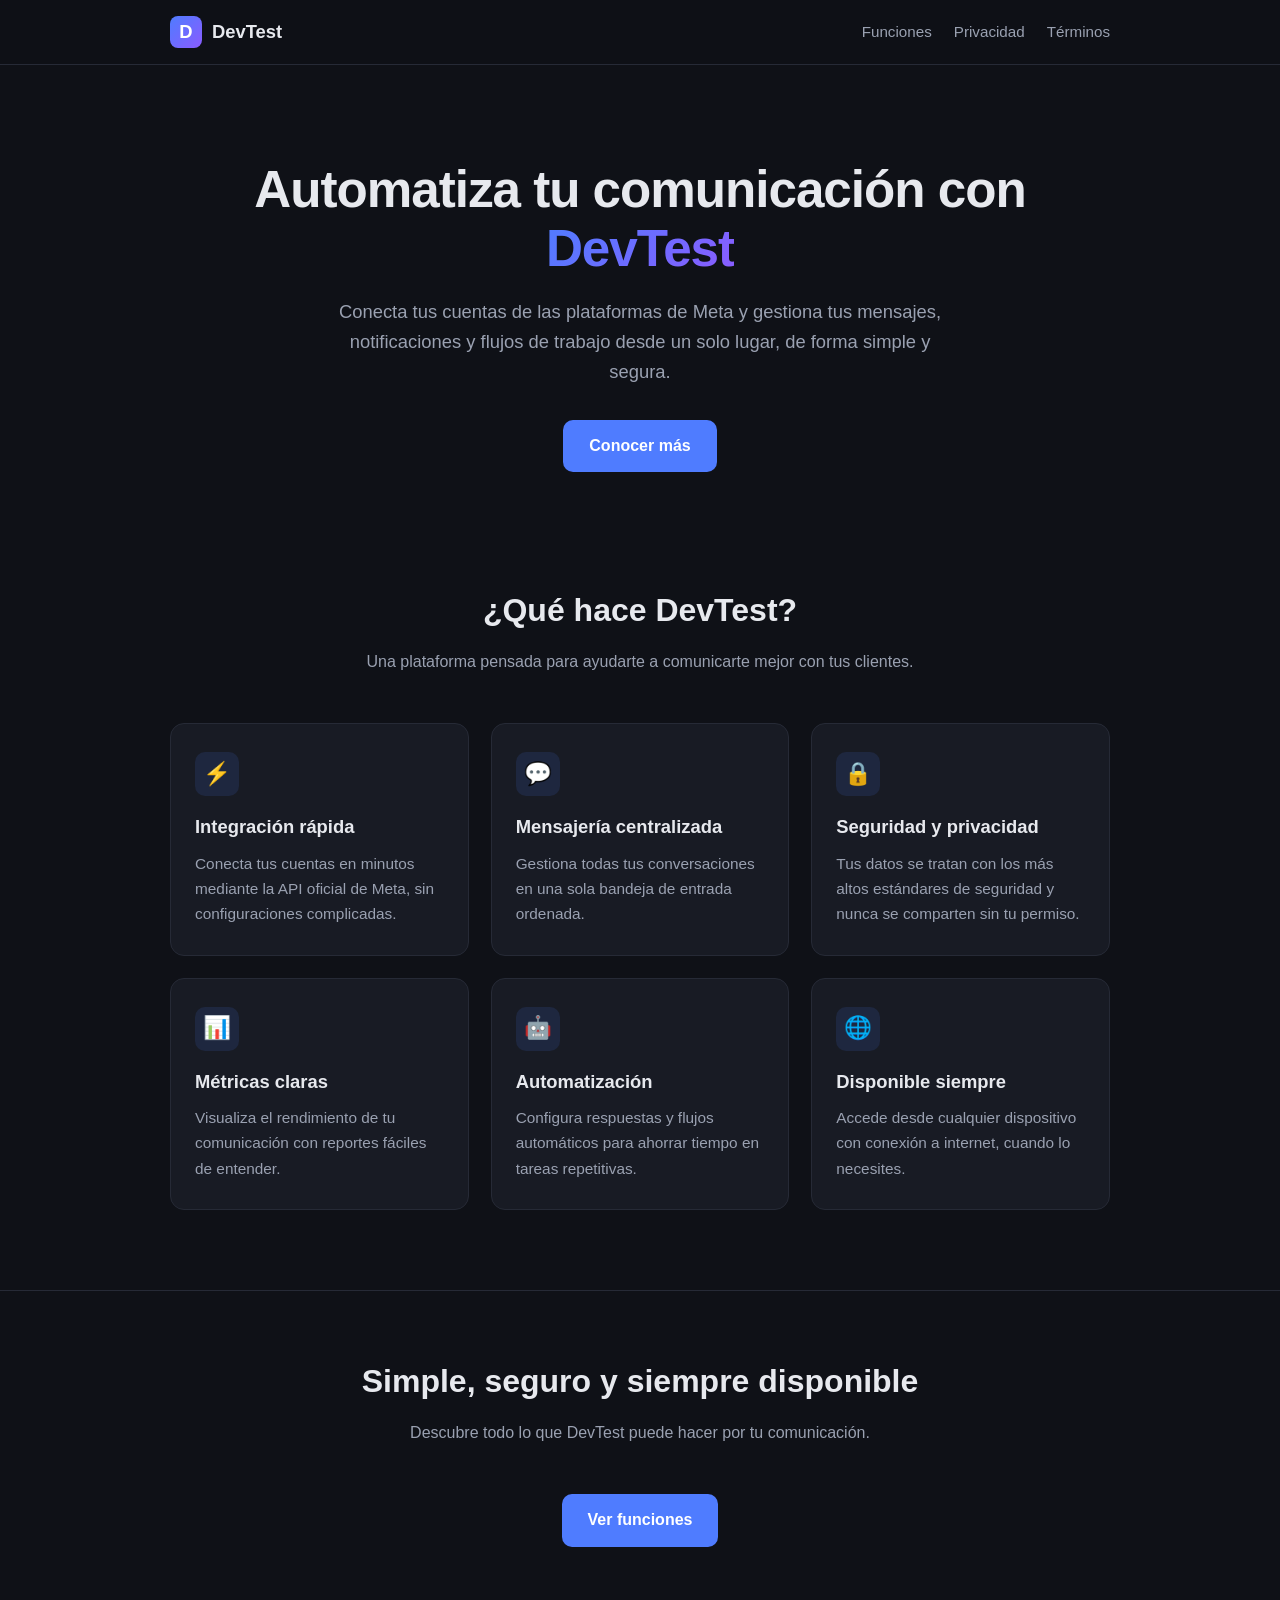
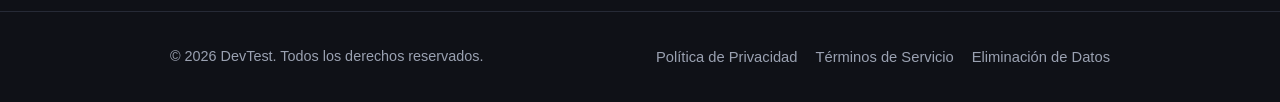
<file: index.html>
<!DOCTYPE html>
<html lang="es">
<head>
  <meta charset="UTF-8" />
  <meta name="viewport" content="width=device-width, initial-scale=1.0" />
  <title>DevTest</title>
  <meta name="description" content="DevTest ayuda a las empresas a conectar y automatizar su comunicación a través de las plataformas de Meta de forma segura." />
  <link rel="stylesheet" href="styles.css" />
</head>
<body>
  <header class="site-header">
    <div class="container nav">
      <a href="index.html" class="brand">
        <span class="logo">D</span>
        DevTest
      </a>
      <nav>
        <ul class="nav-links">
          <li><a href="#features">Funciones</a></li>
          <li><a href="privacy.html">Privacidad</a></li>
          <li><a href="terms.html">Términos</a></li>
        </ul>
      </nav>
    </div>
  </header>

  <main>
    <section class="hero">
      <div class="container">
        <h1>Automatiza tu comunicación con <span class="accent">DevTest</span></h1>
        <p>
          Conecta tus cuentas de las plataformas de Meta y gestiona tus mensajes,
          notificaciones y flujos de trabajo desde un solo lugar, de forma simple y segura.
        </p>
        <a href="#features" class="btn btn-primary">Conocer más</a>
      </div>
    </section>

    <section class="features" id="features">
      <div class="container">
        <h2 class="section-title">¿Qué hace DevTest?</h2>
        <p class="section-subtitle">
          Una plataforma pensada para ayudarte a comunicarte mejor con tus clientes.
        </p>
        <div class="grid">
          <div class="card">
            <div class="icon">⚡</div>
            <h3>Integración rápida</h3>
            <p>Conecta tus cuentas en minutos mediante la API oficial de Meta, sin configuraciones complicadas.</p>
          </div>
          <div class="card">
            <div class="icon">💬</div>
            <h3>Mensajería centralizada</h3>
            <p>Gestiona todas tus conversaciones en una sola bandeja de entrada ordenada.</p>
          </div>
          <div class="card">
            <div class="icon">🔒</div>
            <h3>Seguridad y privacidad</h3>
            <p>Tus datos se tratan con los más altos estándares de seguridad y nunca se comparten sin tu permiso.</p>
          </div>
          <div class="card">
            <div class="icon">📊</div>
            <h3>Métricas claras</h3>
            <p>Visualiza el rendimiento de tu comunicación con reportes fáciles de entender.</p>
          </div>
          <div class="card">
            <div class="icon">🤖</div>
            <h3>Automatización</h3>
            <p>Configura respuestas y flujos automáticos para ahorrar tiempo en tareas repetitivas.</p>
          </div>
          <div class="card">
            <div class="icon">🌐</div>
            <h3>Disponible siempre</h3>
            <p>Accede desde cualquier dispositivo con conexión a internet, cuando lo necesites.</p>
          </div>
        </div>
      </div>
    </section>

    <section class="cta">
      <div class="container">
        <h2 class="section-title">Simple, seguro y siempre disponible</h2>
        <p class="section-subtitle">Descubre todo lo que DevTest puede hacer por tu comunicación.</p>
        <a href="#features" class="btn btn-primary">Ver funciones</a>
      </div>
    </section>
  </main>

  <footer class="site-footer">
    <div class="container footer-inner">
      <span class="copyright">© 2026 DevTest. Todos los derechos reservados.</span>
      <ul class="footer-links">
        <li><a href="privacy.html">Política de Privacidad</a></li>
        <li><a href="terms.html">Términos de Servicio</a></li>
        <li><a href="data-deletion.html">Eliminación de Datos</a></li>
      </ul>
    </div>
  </footer>
</body>
</html>
</file>
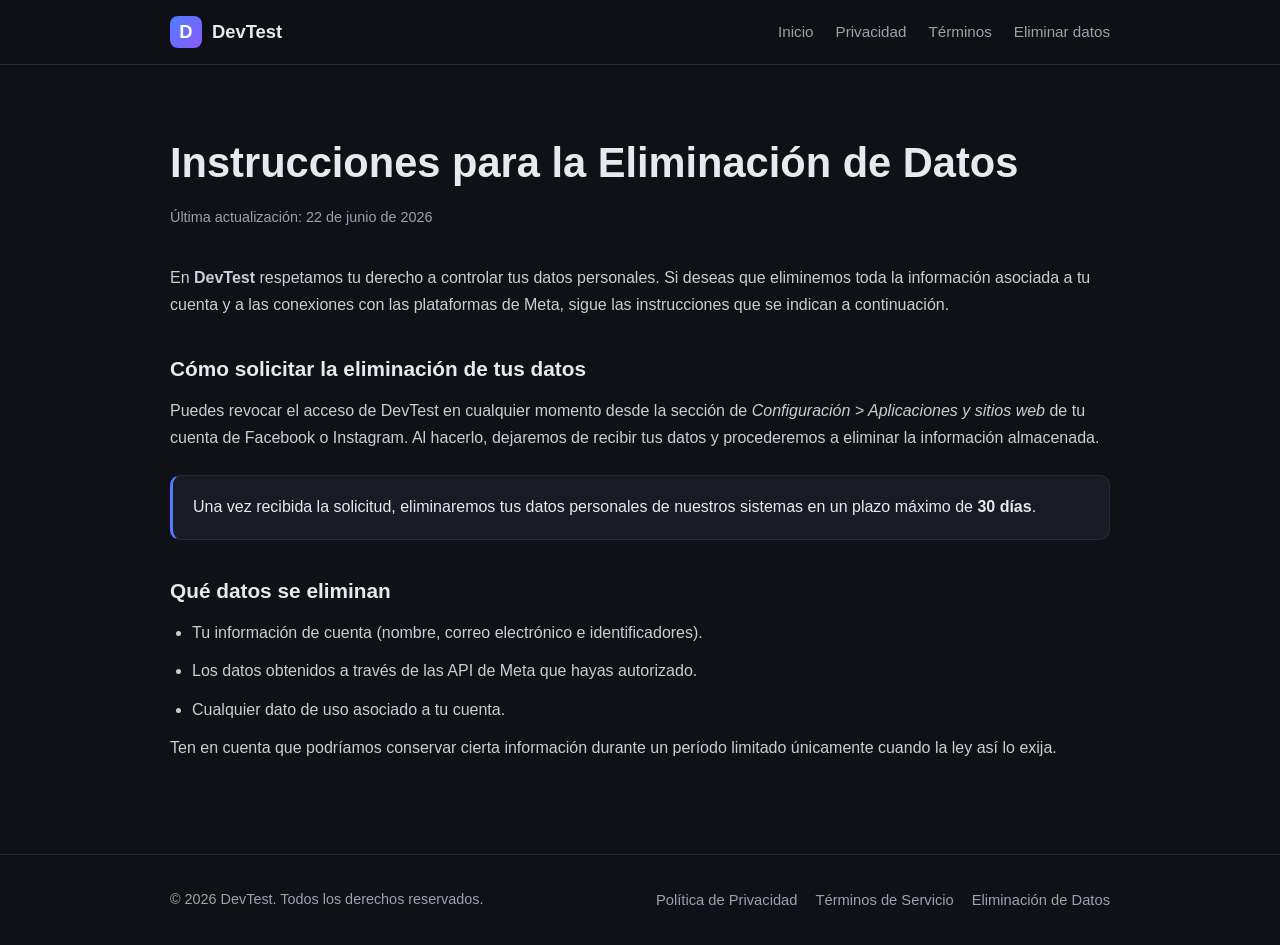
<file: data-deletion.html>
<!DOCTYPE html>
<html lang="es">
<head>
  <meta charset="UTF-8" />
  <meta name="viewport" content="width=device-width, initial-scale=1.0" />
  <title>Eliminación de Datos — DevTest</title>
  <meta name="description" content="Instrucciones para solicitar la eliminación de tus datos en DevTest." />
  <link rel="stylesheet" href="styles.css" />
</head>
<body>
  <header class="site-header">
    <div class="container nav">
      <a href="index.html" class="brand">
        <span class="logo">D</span>
        DevTest
      </a>
      <nav>
        <ul class="nav-links">
          <li><a href="index.html">Inicio</a></li>
          <li><a href="privacy.html">Privacidad</a></li>
          <li><a href="terms.html">Términos</a></li>
          <li><a href="data-deletion.html">Eliminar datos</a></li>
        </ul>
      </nav>
    </div>
  </header>

  <main class="legal">
    <div class="container">
      <h1>Instrucciones para la Eliminación de Datos</h1>
      <p class="updated">Última actualización: 22 de junio de 2026</p>

      <p>
        En <strong>DevTest</strong> respetamos tu derecho a controlar tus datos personales. Si deseas que
        eliminemos toda la información asociada a tu cuenta y a las conexiones con las plataformas de
        Meta, sigue las instrucciones que se indican a continuación.
      </p>

      <h2>Cómo solicitar la eliminación de tus datos</h2>
      <p>
        Puedes revocar el acceso de DevTest en cualquier momento desde la sección de
        <em>Configuración &gt; Aplicaciones y sitios web</em> de tu cuenta de Facebook o Instagram. Al
        hacerlo, dejaremos de recibir tus datos y procederemos a eliminar la información almacenada.
      </p>

      <div class="callout">
        Una vez recibida la solicitud, eliminaremos tus datos personales de nuestros sistemas en un plazo
        máximo de <strong>30 días</strong>.
      </div>

      <h2>Qué datos se eliminan</h2>
      <ul>
        <li>Tu información de cuenta (nombre, correo electrónico e identificadores).</li>
        <li>Los datos obtenidos a través de las API de Meta que hayas autorizado.</li>
        <li>Cualquier dato de uso asociado a tu cuenta.</li>
      </ul>
      <p>
        Ten en cuenta que podríamos conservar cierta información durante un período limitado únicamente
        cuando la ley así lo exija.
      </p>
    </div>
  </main>

  <footer class="site-footer">
    <div class="container footer-inner">
      <span class="copyright">© 2026 DevTest. Todos los derechos reservados.</span>
      <ul class="footer-links">
        <li><a href="privacy.html">Política de Privacidad</a></li>
        <li><a href="terms.html">Términos de Servicio</a></li>
        <li><a href="data-deletion.html">Eliminación de Datos</a></li>
      </ul>
    </div>
  </footer>
</body>
</html>
</file>
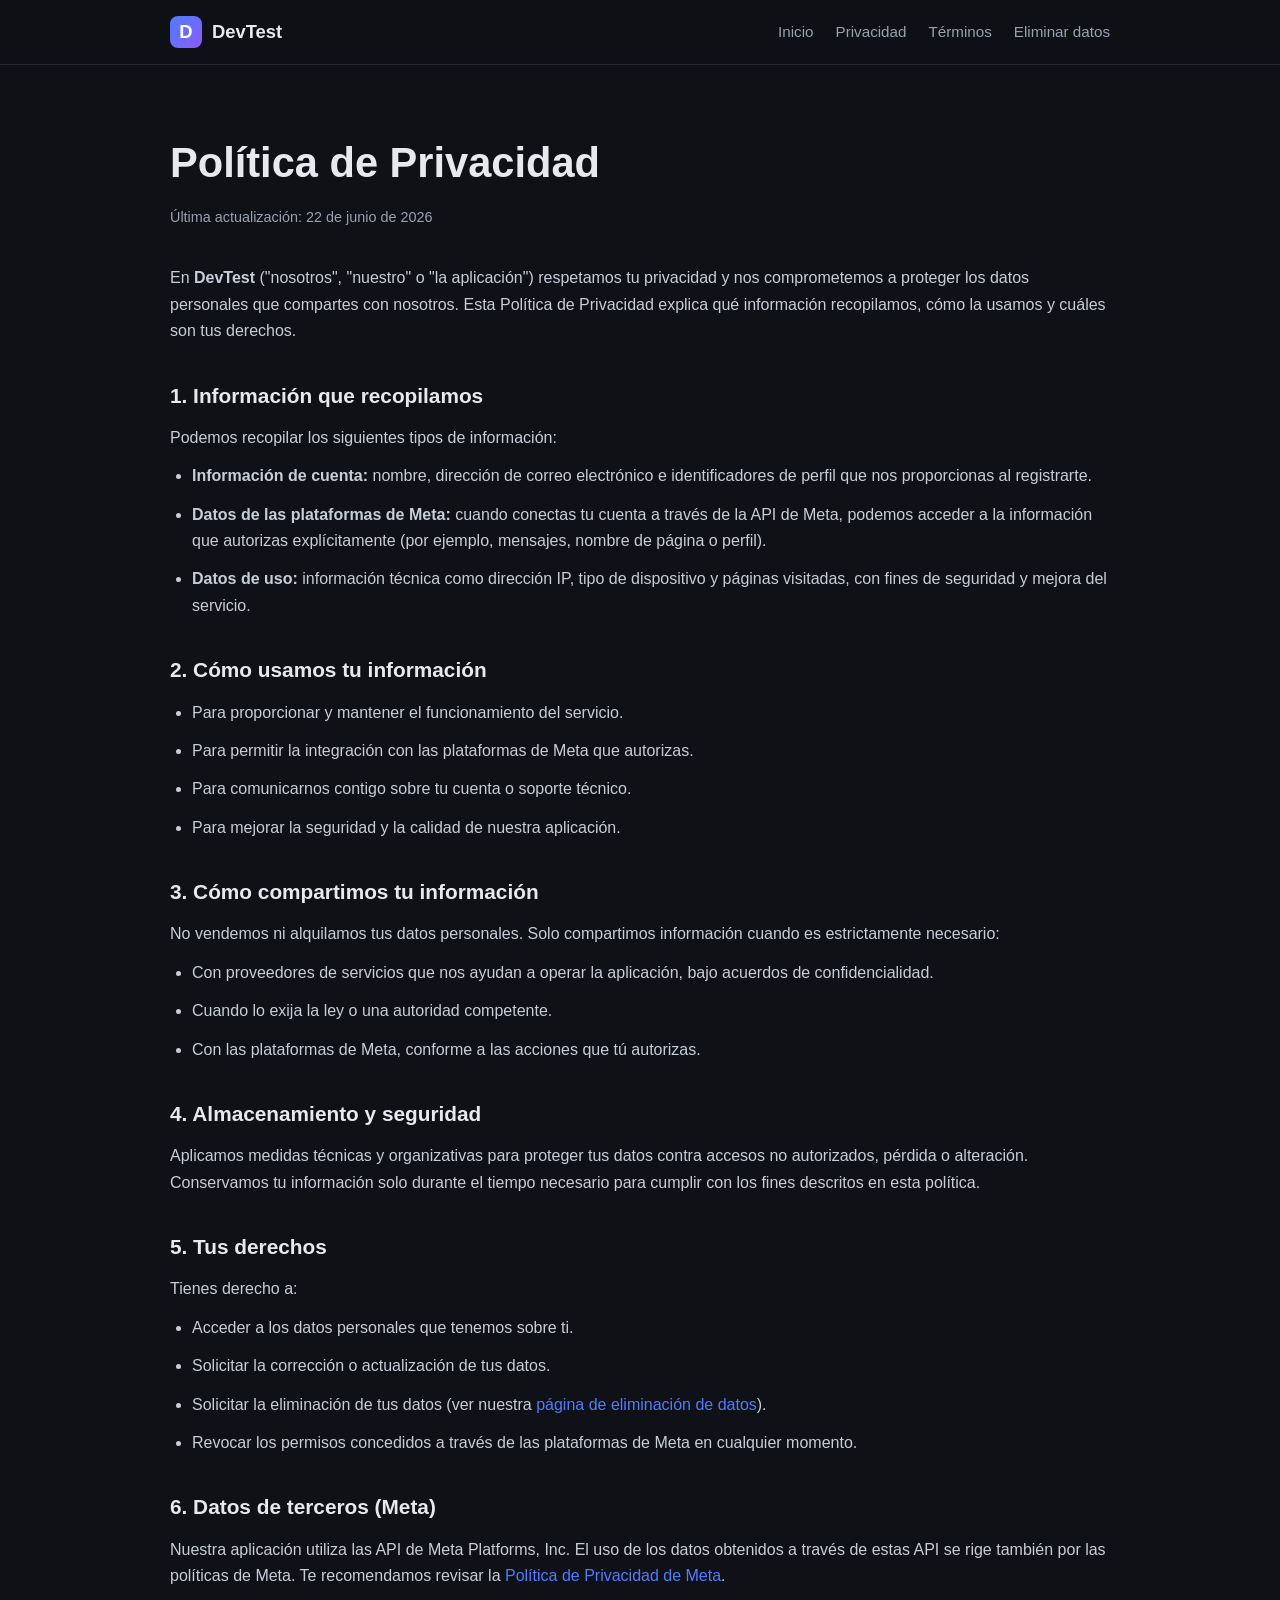
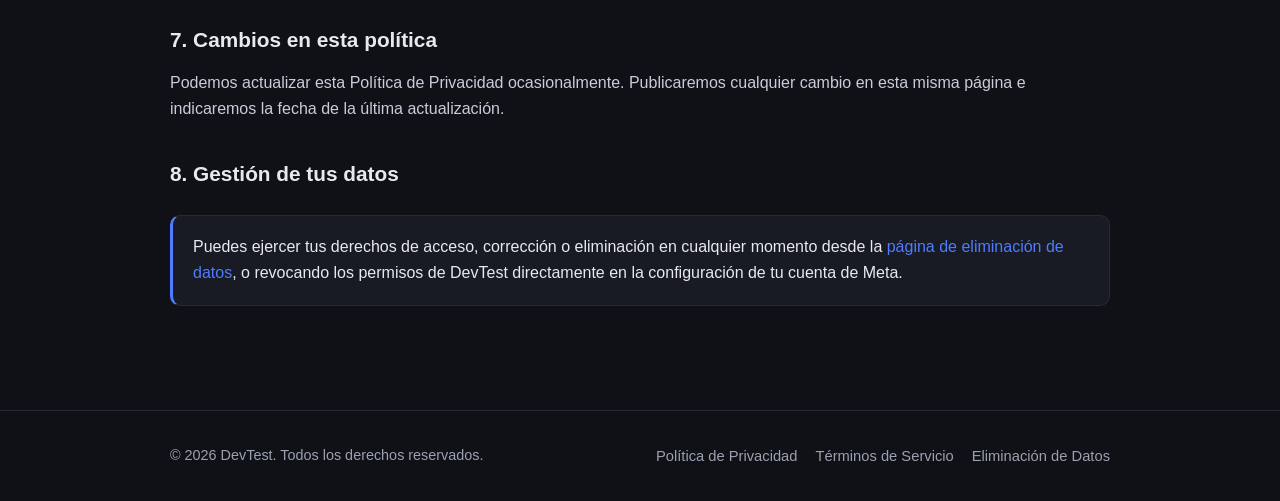
<file: privacy.html>
<!DOCTYPE html>
<html lang="es">
<head>
  <meta charset="UTF-8" />
  <meta name="viewport" content="width=device-width, initial-scale=1.0" />
  <title>Política de Privacidad — DevTest</title>
  <meta name="description" content="Política de Privacidad de DevTest: cómo recopilamos, usamos y protegemos tus datos." />
  <link rel="stylesheet" href="styles.css" />
</head>
<body>
  <header class="site-header">
    <div class="container nav">
      <a href="index.html" class="brand">
        <span class="logo">D</span>
        DevTest
      </a>
      <nav>
        <ul class="nav-links">
          <li><a href="index.html">Inicio</a></li>
          <li><a href="privacy.html">Privacidad</a></li>
          <li><a href="terms.html">Términos</a></li>
          <li><a href="data-deletion.html">Eliminar datos</a></li>
        </ul>
      </nav>
    </div>
  </header>

  <main class="legal">
    <div class="container">
      <h1>Política de Privacidad</h1>
      <p class="updated">Última actualización: 22 de junio de 2026</p>

      <p>
        En <strong>DevTest</strong> ("nosotros", "nuestro" o "la aplicación") respetamos tu privacidad
        y nos comprometemos a proteger los datos personales que compartes con nosotros. Esta Política
        de Privacidad explica qué información recopilamos, cómo la usamos y cuáles son tus derechos.
      </p>

      <h2>1. Información que recopilamos</h2>
      <p>Podemos recopilar los siguientes tipos de información:</p>
      <ul>
        <li><strong>Información de cuenta:</strong> nombre, dirección de correo electrónico e identificadores de perfil que nos proporcionas al registrarte.</li>
        <li><strong>Datos de las plataformas de Meta:</strong> cuando conectas tu cuenta a través de la API de Meta, podemos acceder a la información que autorizas explícitamente (por ejemplo, mensajes, nombre de página o perfil).</li>
        <li><strong>Datos de uso:</strong> información técnica como dirección IP, tipo de dispositivo y páginas visitadas, con fines de seguridad y mejora del servicio.</li>
      </ul>

      <h2>2. Cómo usamos tu información</h2>
      <ul>
        <li>Para proporcionar y mantener el funcionamiento del servicio.</li>
        <li>Para permitir la integración con las plataformas de Meta que autorizas.</li>
        <li>Para comunicarnos contigo sobre tu cuenta o soporte técnico.</li>
        <li>Para mejorar la seguridad y la calidad de nuestra aplicación.</li>
      </ul>

      <h2>3. Cómo compartimos tu información</h2>
      <p>
        No vendemos ni alquilamos tus datos personales. Solo compartimos información cuando es
        estrictamente necesario:
      </p>
      <ul>
        <li>Con proveedores de servicios que nos ayudan a operar la aplicación, bajo acuerdos de confidencialidad.</li>
        <li>Cuando lo exija la ley o una autoridad competente.</li>
        <li>Con las plataformas de Meta, conforme a las acciones que tú autorizas.</li>
      </ul>

      <h2>4. Almacenamiento y seguridad</h2>
      <p>
        Aplicamos medidas técnicas y organizativas para proteger tus datos contra accesos no
        autorizados, pérdida o alteración. Conservamos tu información solo durante el tiempo necesario
        para cumplir con los fines descritos en esta política.
      </p>

      <h2>5. Tus derechos</h2>
      <p>Tienes derecho a:</p>
      <ul>
        <li>Acceder a los datos personales que tenemos sobre ti.</li>
        <li>Solicitar la corrección o actualización de tus datos.</li>
        <li>Solicitar la eliminación de tus datos (ver nuestra <a href="data-deletion.html">página de eliminación de datos</a>).</li>
        <li>Revocar los permisos concedidos a través de las plataformas de Meta en cualquier momento.</li>
      </ul>

      <h2>6. Datos de terceros (Meta)</h2>
      <p>
        Nuestra aplicación utiliza las API de Meta Platforms, Inc. El uso de los datos obtenidos a
        través de estas API se rige también por las políticas de Meta. Te recomendamos revisar la
        <a href="https://www.facebook.com/privacy/policy/" target="_blank" rel="noopener">Política de Privacidad de Meta</a>.
      </p>

      <h2>7. Cambios en esta política</h2>
      <p>
        Podemos actualizar esta Política de Privacidad ocasionalmente. Publicaremos cualquier cambio en
        esta misma página e indicaremos la fecha de la última actualización.
      </p>

      <h2>8. Gestión de tus datos</h2>
      <div class="callout">
        Puedes ejercer tus derechos de acceso, corrección o eliminación en cualquier momento desde la
        <a href="data-deletion.html">página de eliminación de datos</a>, o revocando los permisos de
        DevTest directamente en la configuración de tu cuenta de Meta.
      </div>
    </div>
  </main>

  <footer class="site-footer">
    <div class="container footer-inner">
      <span class="copyright">© 2026 DevTest. Todos los derechos reservados.</span>
      <ul class="footer-links">
        <li><a href="privacy.html">Política de Privacidad</a></li>
        <li><a href="terms.html">Términos de Servicio</a></li>
        <li><a href="data-deletion.html">Eliminación de Datos</a></li>
      </ul>
    </div>
  </footer>
</body>
</html>
</file>
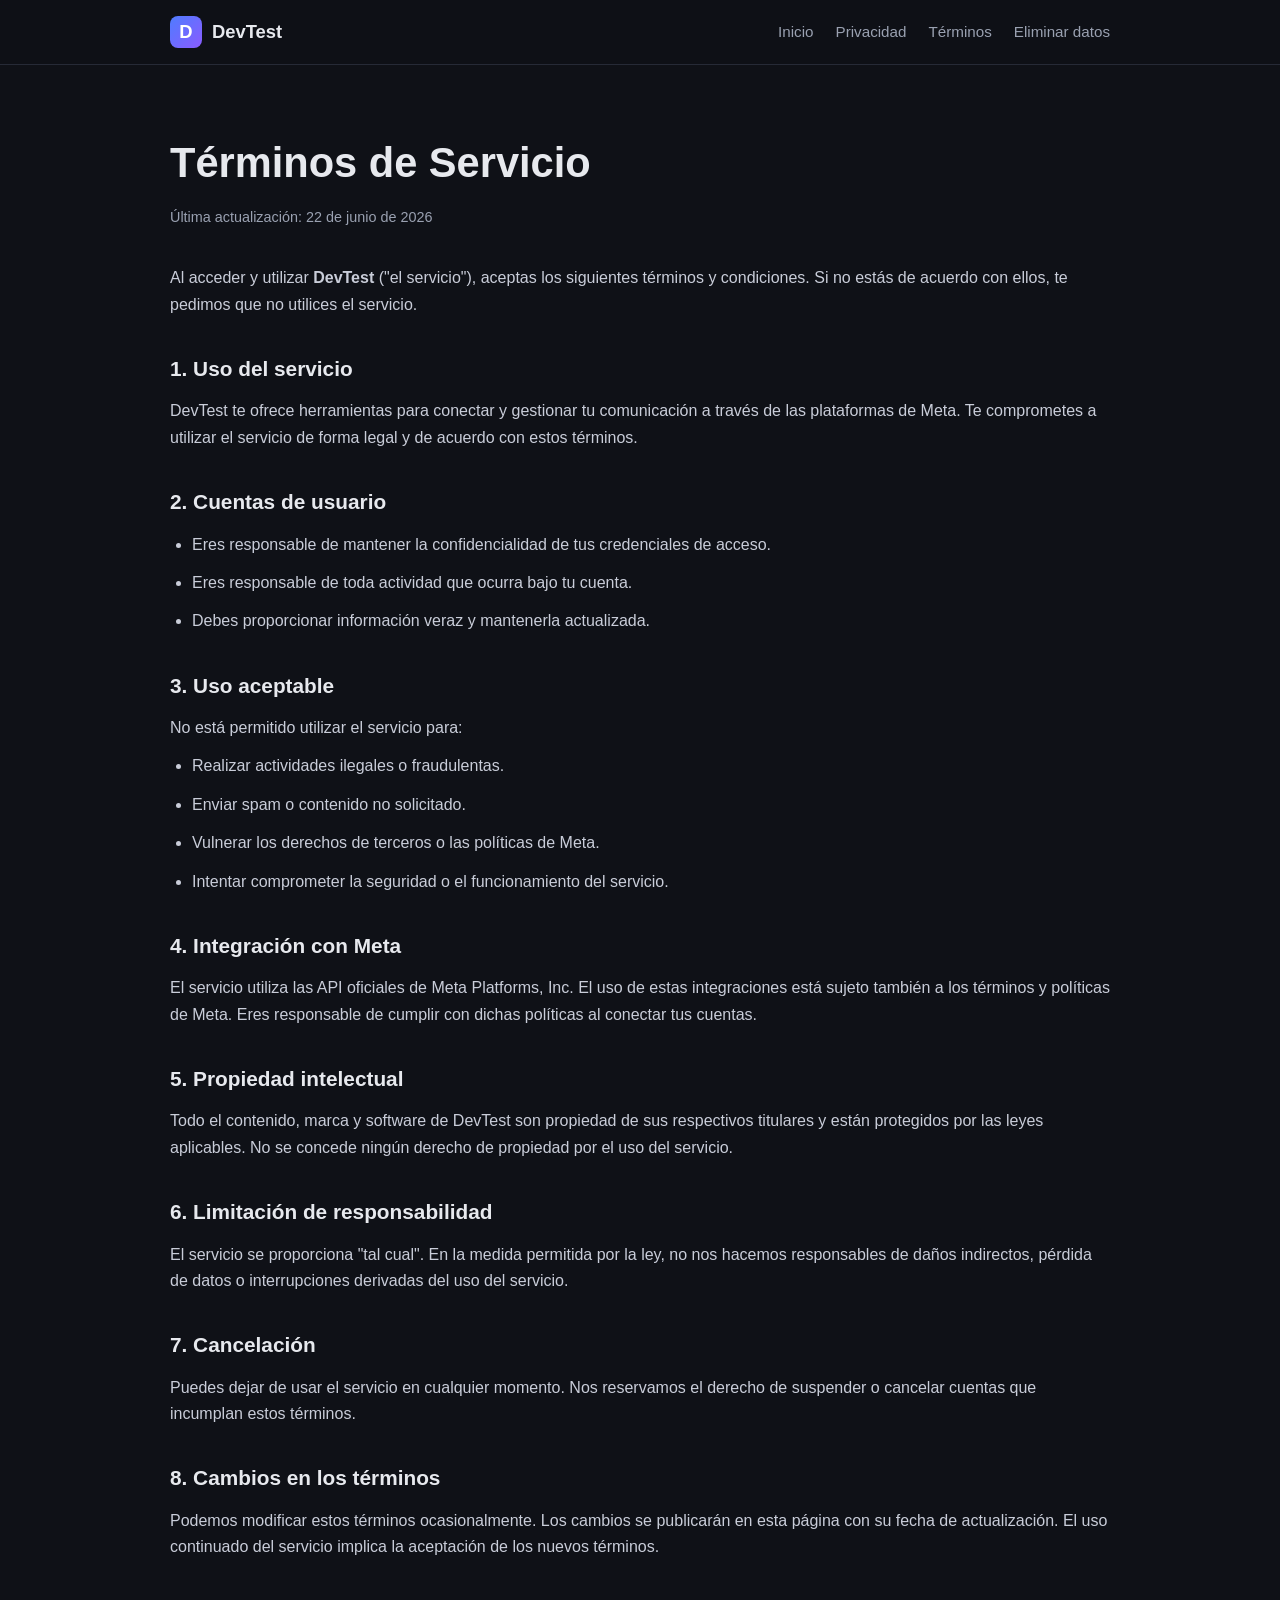
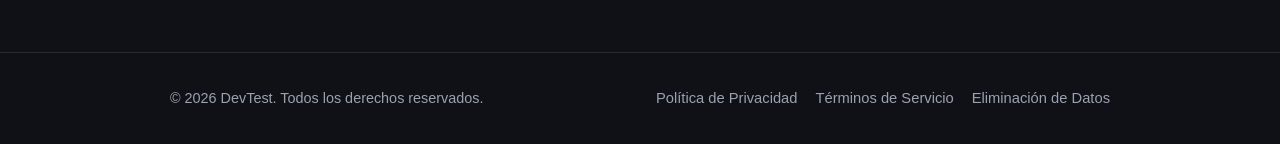
<file: terms.html>
<!DOCTYPE html>
<html lang="es">
<head>
  <meta charset="UTF-8" />
  <meta name="viewport" content="width=device-width, initial-scale=1.0" />
  <title>Términos de Servicio — DevTest</title>
  <meta name="description" content="Términos de Servicio de DevTest." />
  <link rel="stylesheet" href="styles.css" />
</head>
<body>
  <header class="site-header">
    <div class="container nav">
      <a href="index.html" class="brand">
        <span class="logo">D</span>
        DevTest
      </a>
      <nav>
        <ul class="nav-links">
          <li><a href="index.html">Inicio</a></li>
          <li><a href="privacy.html">Privacidad</a></li>
          <li><a href="terms.html">Términos</a></li>
          <li><a href="data-deletion.html">Eliminar datos</a></li>
        </ul>
      </nav>
    </div>
  </header>

  <main class="legal">
    <div class="container">
      <h1>Términos de Servicio</h1>
      <p class="updated">Última actualización: 22 de junio de 2026</p>

      <p>
        Al acceder y utilizar <strong>DevTest</strong> ("el servicio"), aceptas los siguientes términos
        y condiciones. Si no estás de acuerdo con ellos, te pedimos que no utilices el servicio.
      </p>

      <h2>1. Uso del servicio</h2>
      <p>
        DevTest te ofrece herramientas para conectar y gestionar tu comunicación a través de las
        plataformas de Meta. Te comprometes a utilizar el servicio de forma legal y de acuerdo con
        estos términos.
      </p>

      <h2>2. Cuentas de usuario</h2>
      <ul>
        <li>Eres responsable de mantener la confidencialidad de tus credenciales de acceso.</li>
        <li>Eres responsable de toda actividad que ocurra bajo tu cuenta.</li>
        <li>Debes proporcionar información veraz y mantenerla actualizada.</li>
      </ul>

      <h2>3. Uso aceptable</h2>
      <p>No está permitido utilizar el servicio para:</p>
      <ul>
        <li>Realizar actividades ilegales o fraudulentas.</li>
        <li>Enviar spam o contenido no solicitado.</li>
        <li>Vulnerar los derechos de terceros o las políticas de Meta.</li>
        <li>Intentar comprometer la seguridad o el funcionamiento del servicio.</li>
      </ul>

      <h2>4. Integración con Meta</h2>
      <p>
        El servicio utiliza las API oficiales de Meta Platforms, Inc. El uso de estas integraciones
        está sujeto también a los términos y políticas de Meta. Eres responsable de cumplir con dichas
        políticas al conectar tus cuentas.
      </p>

      <h2>5. Propiedad intelectual</h2>
      <p>
        Todo el contenido, marca y software de DevTest son propiedad de sus respectivos titulares y están
        protegidos por las leyes aplicables. No se concede ningún derecho de propiedad por el uso del
        servicio.
      </p>

      <h2>6. Limitación de responsabilidad</h2>
      <p>
        El servicio se proporciona "tal cual". En la medida permitida por la ley, no nos hacemos
        responsables de daños indirectos, pérdida de datos o interrupciones derivadas del uso del
        servicio.
      </p>

      <h2>7. Cancelación</h2>
      <p>
        Puedes dejar de usar el servicio en cualquier momento. Nos reservamos el derecho de suspender o
        cancelar cuentas que incumplan estos términos.
      </p>

      <h2>8. Cambios en los términos</h2>
      <p>
        Podemos modificar estos términos ocasionalmente. Los cambios se publicarán en esta página con su
        fecha de actualización. El uso continuado del servicio implica la aceptación de los nuevos
        términos.
      </p>
    </div>
  </main>

  <footer class="site-footer">
    <div class="container footer-inner">
      <span class="copyright">© 2026 DevTest. Todos los derechos reservados.</span>
      <ul class="footer-links">
        <li><a href="privacy.html">Política de Privacidad</a></li>
        <li><a href="terms.html">Términos de Servicio</a></li>
        <li><a href="data-deletion.html">Eliminación de Datos</a></li>
      </ul>
    </div>
  </footer>
</body>
</html>
</file>
<file: styles.css>
:root {
  --bg: #0f1117;
  --surface: #181b24;
  --primary: #4f7cff;
  --primary-dark: #3a63d8;
  --text: #e7e9ee;
  --muted: #9aa1b1;
  --border: #262a36;
  --radius: 14px;
  --max: 980px;
}

* {
  box-sizing: border-box;
  margin: 0;
  padding: 0;
}

html {
  scroll-behavior: smooth;
}

body {
  font-family: -apple-system, BlinkMacSystemFont, "Segoe UI", Roboto, Helvetica, Arial, sans-serif;
  background: var(--bg);
  color: var(--text);
  line-height: 1.65;
  -webkit-font-smoothing: antialiased;
}

a {
  color: var(--primary);
  text-decoration: none;
}

a:hover {
  text-decoration: underline;
}

.container {
  width: 100%;
  max-width: var(--max);
  margin: 0 auto;
  padding: 0 20px;
}

/* Header */
.site-header {
  position: sticky;
  top: 0;
  z-index: 10;
  background: rgba(15, 17, 23, 0.85);
  backdrop-filter: blur(10px);
  border-bottom: 1px solid var(--border);
}

.nav {
  display: flex;
  align-items: center;
  justify-content: space-between;
  height: 64px;
}

.brand {
  display: flex;
  align-items: center;
  gap: 10px;
  font-weight: 700;
  font-size: 1.15rem;
  color: var(--text);
}

.brand:hover {
  text-decoration: none;
}

.brand .logo {
  width: 32px;
  height: 32px;
  border-radius: 8px;
  background: linear-gradient(135deg, var(--primary), #8a5cff);
  display: grid;
  place-items: center;
  font-weight: 800;
  color: #fff;
}

.nav-links {
  display: flex;
  gap: 22px;
  list-style: none;
  align-items: center;
}

.nav-links a {
  color: var(--muted);
  font-size: 0.95rem;
}

.nav-links a:hover {
  color: var(--text);
  text-decoration: none;
}

/* Hero */
.hero {
  padding: 96px 0 72px;
  text-align: center;
}

.hero h1 {
  font-size: clamp(2rem, 5vw, 3.2rem);
  line-height: 1.15;
  letter-spacing: -0.02em;
  margin-bottom: 18px;
}

.hero h1 .accent {
  background: linear-gradient(135deg, var(--primary), #8a5cff);
  -webkit-background-clip: text;
  background-clip: text;
  -webkit-text-fill-color: transparent;
}

.hero p {
  font-size: 1.15rem;
  color: var(--muted);
  max-width: 620px;
  margin: 0 auto 32px;
}

.btn {
  display: inline-block;
  padding: 13px 26px;
  border-radius: 10px;
  font-weight: 600;
  font-size: 1rem;
  transition: transform 0.15s ease, background 0.15s ease;
}

.btn:hover {
  text-decoration: none;
  transform: translateY(-2px);
}

.btn-primary {
  background: var(--primary);
  color: #fff;
}

.btn-primary:hover {
  background: var(--primary-dark);
}

.btn-secondary {
  background: transparent;
  color: var(--text);
  border: 1px solid var(--border);
  margin-left: 12px;
}

/* Features */
.features {
  padding: 40px 0 80px;
}

.section-title {
  text-align: center;
  font-size: clamp(1.5rem, 3vw, 2rem);
  margin-bottom: 12px;
}

.section-subtitle {
  text-align: center;
  color: var(--muted);
  max-width: 560px;
  margin: 0 auto 48px;
}

.grid {
  display: grid;
  grid-template-columns: repeat(auto-fit, minmax(250px, 1fr));
  gap: 22px;
}

.card {
  background: var(--surface);
  border: 1px solid var(--border);
  border-radius: var(--radius);
  padding: 28px 24px;
}

.card .icon {
  width: 44px;
  height: 44px;
  border-radius: 10px;
  background: rgba(79, 124, 255, 0.12);
  color: var(--primary);
  display: grid;
  place-items: center;
  font-size: 1.4rem;
  margin-bottom: 16px;
}

.card h3 {
  font-size: 1.15rem;
  margin-bottom: 8px;
}

.card p {
  color: var(--muted);
  font-size: 0.96rem;
}

/* CTA */
.cta {
  text-align: center;
  padding: 64px 0;
  border-top: 1px solid var(--border);
}

/* Legal pages */
.legal {
  padding: 64px 0 80px;
}

.legal h1 {
  font-size: clamp(1.8rem, 4vw, 2.6rem);
  margin-bottom: 8px;
}

.legal .updated {
  color: var(--muted);
  font-size: 0.9rem;
  margin-bottom: 36px;
}

.legal h2 {
  font-size: 1.3rem;
  margin: 34px 0 12px;
}

.legal p,
.legal li {
  color: #c9cdd9;
  margin-bottom: 12px;
}

.legal ul {
  padding-left: 22px;
}

.legal a {
  word-break: break-word;
}

.callout {
  background: var(--surface);
  border: 1px solid var(--border);
  border-left: 3px solid var(--primary);
  border-radius: 10px;
  padding: 18px 20px;
  margin: 24px 0;
}

/* Footer */
.site-footer {
  border-top: 1px solid var(--border);
  padding: 32px 0;
}

.footer-inner {
  display: flex;
  flex-wrap: wrap;
  gap: 16px;
  align-items: center;
  justify-content: space-between;
}

.footer-links {
  display: flex;
  flex-wrap: wrap;
  gap: 18px;
  list-style: none;
}

.footer-links a {
  color: var(--muted);
  font-size: 0.92rem;
}

.copyright {
  color: var(--muted);
  font-size: 0.9rem;
}

@media (max-width: 600px) {
  .nav-links {
    gap: 14px;
  }
  .nav-links a {
    font-size: 0.85rem;
  }
  .btn-secondary {
    margin-left: 0;
    margin-top: 12px;
    display: block;
  }
}
</file>
